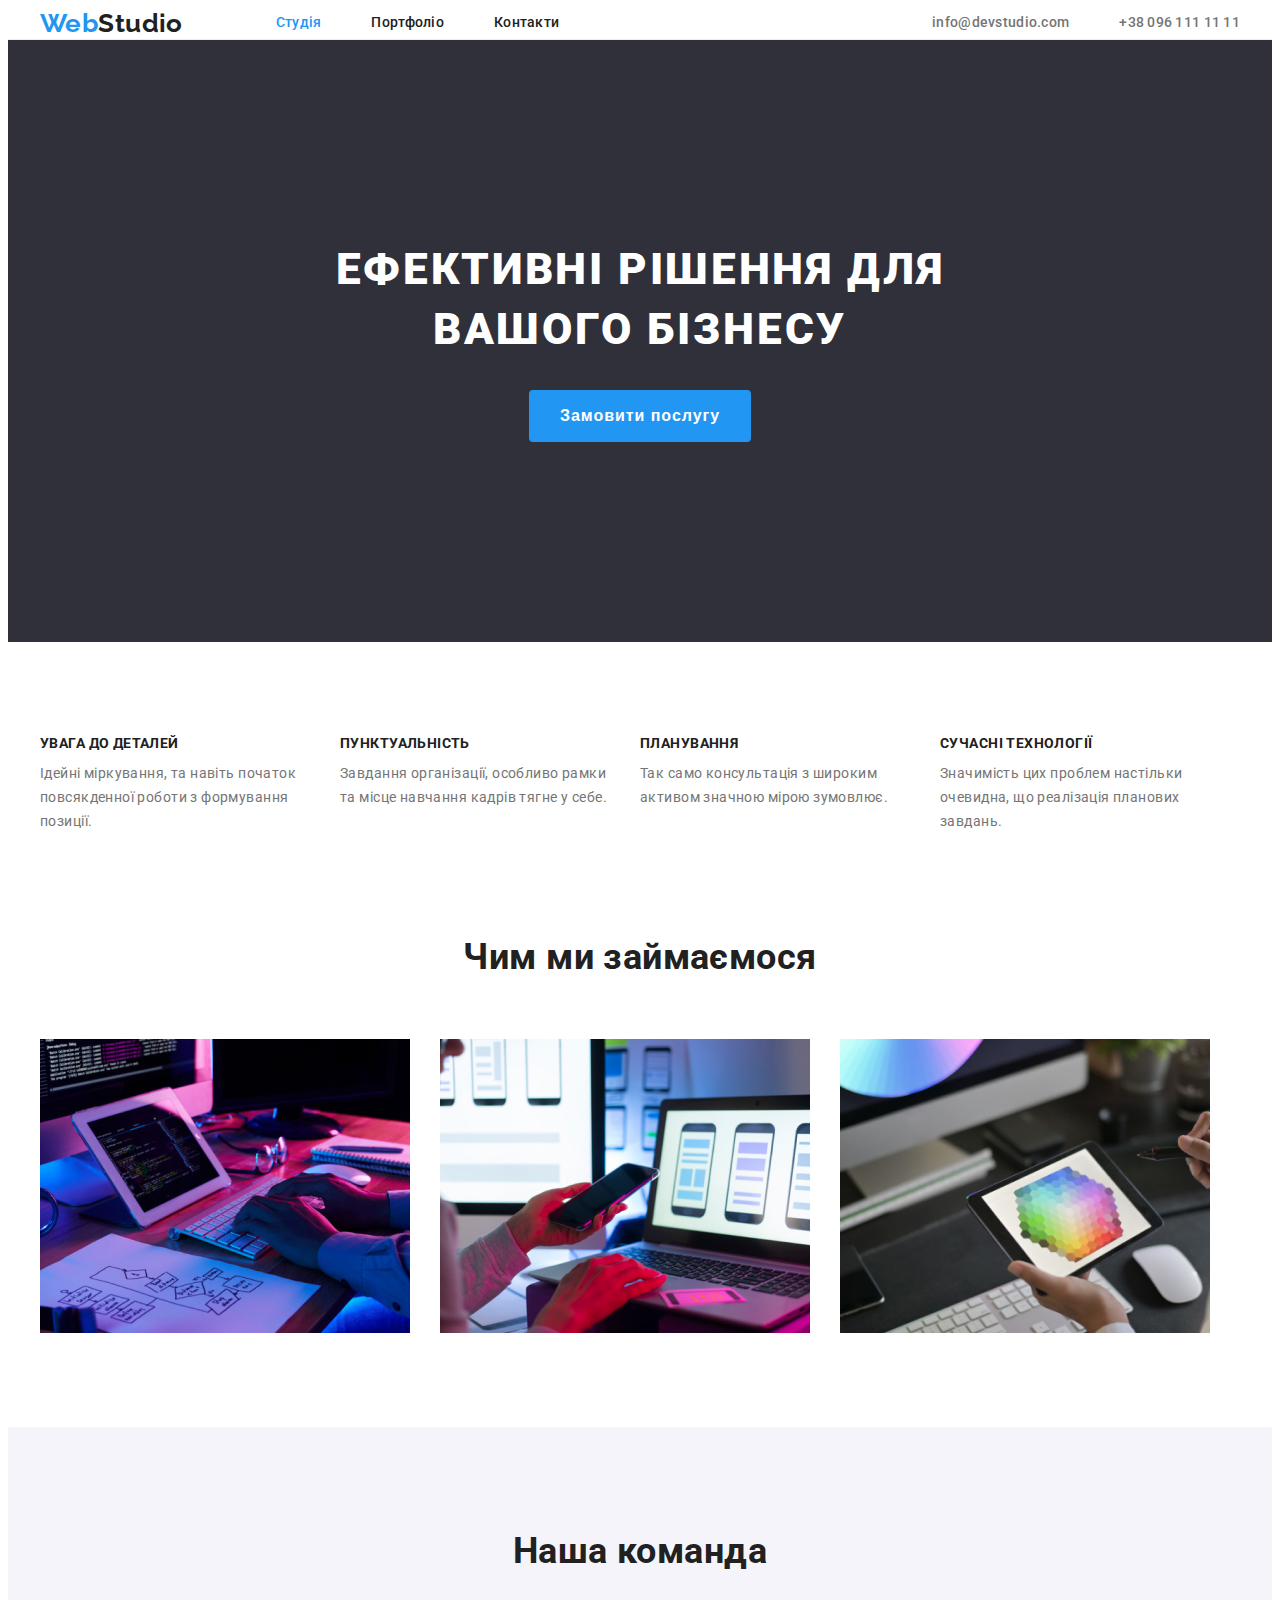
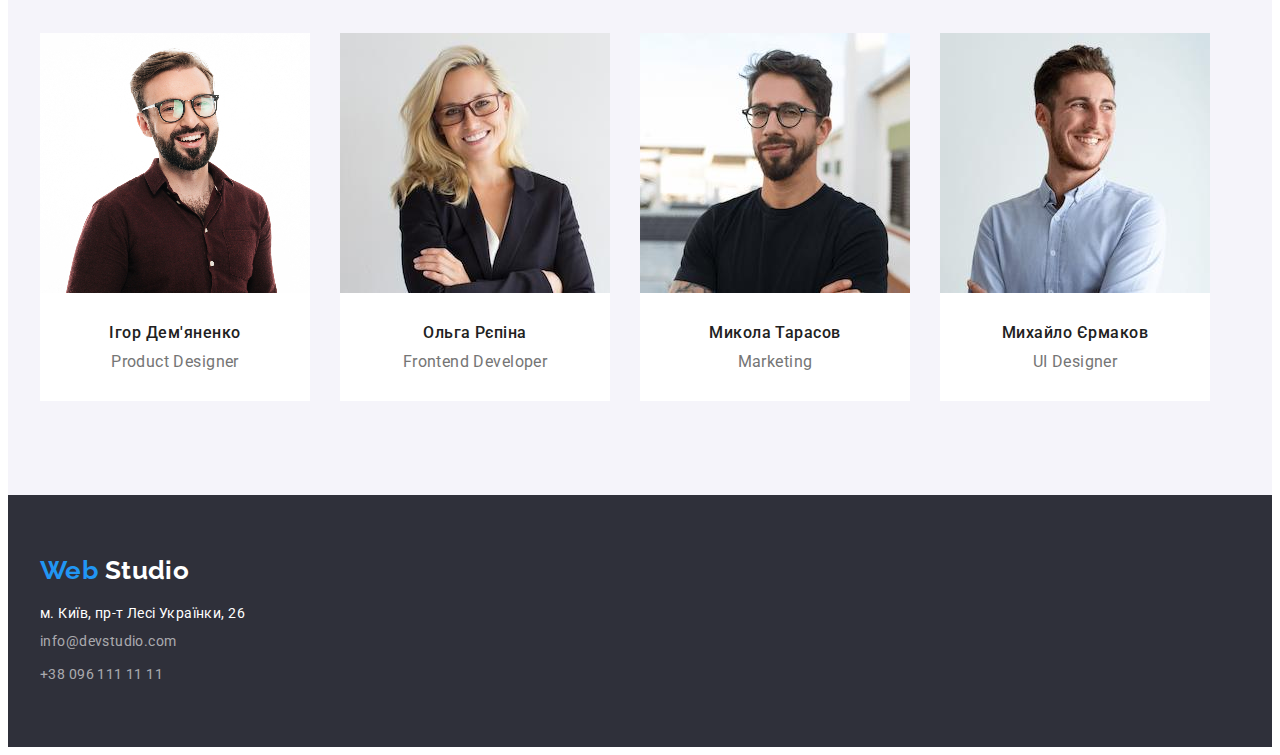
<file: index.html>
<!DOCTYPE html>
<html lang="uk">
  <head>
    <meta charset="UTF-8" />
    <meta http-equiv="X-UA-Compatible" content="IE=edge" />
    <meta name="viewport" content="width=device-width, initial-scale=1.0" />
    <title>Студія</title>
    <link rel="preconnect" href="https://fonts.googleapis.com">
    <link rel="preconnect" href="https://fonts.gstatic.com" crossorigin>
    <link href="https://fonts.googleapis.com/css2?family=Raleway:wght@700&family=Roboto:wght@400;500;700;900&display=swap" rel="stylesheet">
    <link rel="stylesheet" href="https://cdnjs.cloudflare.com/ajax/libs/modern-normalize/1.1.0/modern-normalize.min.css" integrity="sha512-wpPYUAdjBVSE4KJnH1VR1HeZfpl1ub8YT/NKx4PuQ5NmX2tKuGu6U/JRp5y+Y8XG2tV+wKQpNHVUX03MfMFn9Q==" crossorigin="anonymous" referrerpolicy="no-referrer" /> 
    <link rel="stylesheet" href="./css/styles.css">
  </head>
  <body>
    <!--start header-->
    <header class="header">
      <div class="container header-container">
      <nav class="navigation">
        <a class="logo logo-header link" href="./index.html"><span class="logo-primary-half-header">Web</span><span class="logo-secondary-half-header">Studio</span>
        </a>      
        <ul class="menu-nav-list list">
          <li class="menu-nav-item">
            <a class="menu-nav-link current link " href="./index.html">Студія</a>
          </li>
          <li class="menu-nav-item">
            <a class="menu-nav-link link" href="./portfolio.html">Портфоліо</a>
          </li>
          <li class="menu-nav-item">
            <a class="menu-nav-link link" href="">Контакти</a>
          </li>
        </ul>
      </nav>
        <!--start activ contacts-->
        <ul class=" contacts-list list">
          <li class="contacts-item">
            <a class="mail-header link" href="mailto:info@devstudio.com">info@devstudio.com</a></li>
          <li class="contacts-item">
            <a class="phone-namber-header link" href="tel:+380961111111">+38 096 111 11 11</a></li>
        </ul>
      </div>      
      
        <!--end novigation, activ contacts, header-->
       
    </header>
    <main>
        <!--start hero-->        
    <section class="hero">
      <div class="container">
        <h1 class="main-title">Ефективні рішення для вашого бізнесу
        </h1>
        <button class="modal-btn " type="button">Замовити послугу</button>
      </div>        
    </section>
         <!--end hero-->
        <!--start features-->  
    <section class="features">
      <div class="container container-features">
        <h2 class="titel-cat visually-hidden">Особливості</h2>
        <ul class="features-list list">
          <li class="features-item">
            
              <h3 class="features-title">УВАГА ДО ДЕТАЛЕЙ</h3>
              <p class="descr-features">Ідейні міркування, та навіть початок повсякденної роботи з формування позиції.</p> 
           
                       
          </li>
          <li class="features-item">
            
              <h3 class="features-title">ПУНКТУАЛЬНІСТЬ</h3>
              <p class="descr-features">Завдання організації, особливо рамки та місце навчання кадрів тягне у себе.</p>
            
                                  
          </li>
          <li class="features-item">
            
              <h3 class="features-title">ПЛАНУВАННЯ</h3>
              <p class="descr-features">Так само консультація з широким активом значною мірою зумовлює.</p>
            
                                 
          </li>
          <li class="features-item">
            
              <h3 class="features-title">СУЧАСНІ ТЕХНОЛОГІЇ</h3>
              <p class="descr-features">Значимість цих проблем настільки очевидна, що реалізація планових завдань.</p>
            
                                   
          </li>
        </ul>  
      </div>            
    </section>
    <!--end features--> 
    <!--start work--> 
    <section class="work section">
      <div class="container">
        <h2 class="titel-cat">Чим ми займаємося</h2>
        <ul class=" work-list list">
          <li class="work-item">
            <img class="work-item-img" src="./img/img(1).jpg" alt="створення Web-сторінки у VS Code" width="370">
          </li>          
          <li class="work-item">
            <img class="work-item-img" src="./img/img(2).jpg" alt="адаптація Web-сторінки" width="370">
          </li>
          <li class="work-item">
            <img class="work-item-img" src="./img/img(3).jpg" alt="стилізация Web-сторінки у VS Code" width="370">
          </li>
        </ul>
      </div>      
    </section>
     <!--end work-->
     <!--start team-->
    <section class="team section">
      <div class="container">
        <h2 class="titel-cat">Наша команда</h2>
        <ul class="team-list list">          
          <li class="team-item">
            <img class="team-item-img" src="./img/igor.jpg" alt="Ігор Дем'яненко" width="270" height="260">
            <div class="team-content-wrapper">
              <h3 class="name">Ігор Дем'яненко</h3>
              <p class="position">Product Designer</p>
            </div>            
          </li>          
          <li class="team-item">
            <img class="team-item-img" src="./img/olga.jpg" alt="Ольга Рєпіна" width="270" height="260">
            <div class="team-content-wrapper">
              <h3 class="name">Ольга Рєпіна</h3>
              <p class="position">Frontend Developer</p>
            </div>            
          </li>
          <li class="team-item">
            <img class="team-item-img" src="./img/nicholas.jpg" alt="Микола Тарасов" width="270" height="260">
            <div class="team-content-wrapper">
              <h3 class="name">Микола Тарасов</h3>
              <p class="position">Marketing</p>
            </div>            
          </li>
          <li class="team-item">
            <img class="team-item-img" src="./img/mykhailo.jpg" alt="Михайло Єрмаков" width="270" height="260">
            <div class="team-content-wrapper">
              <h3 class="name">Михайло Єрмаков</h3>
              <p class="position">UI Designer</p>
            </div>            
            
          </li>                
        </ul>
      </div>      
    </section>
    <!--end team-->
     <!--start footer-->
    </main>
    <footer class="footer">
      <div class="container footer-container">
        <p class="logo logo-footer-link">
          <span class="logo-primary-half-footer">Web</span>
          <span class="logo-secondary-half-footer">Studio</span>
        </p>
        <address class="address">          
          <ul class="address-list list">
            <li class="address-item">
              <p class="address-post">м. Київ, пр-т Лесі Українки, 26</p>
            </li>
            <li class="address-item">
              <a class="mail-footer link" href="mailto:info@devstudio.com">info@devstudio.com</a>
            </li>
            <li class="address-item">
              <a class="phone-namber-footer link" href="tel:+380961111111">+38 096 111 11 11</a>
            </li>
          </ul>
        </address>
      </div>      
    </footer>
      <!--end footer-->
  </body>
</html>
</file>
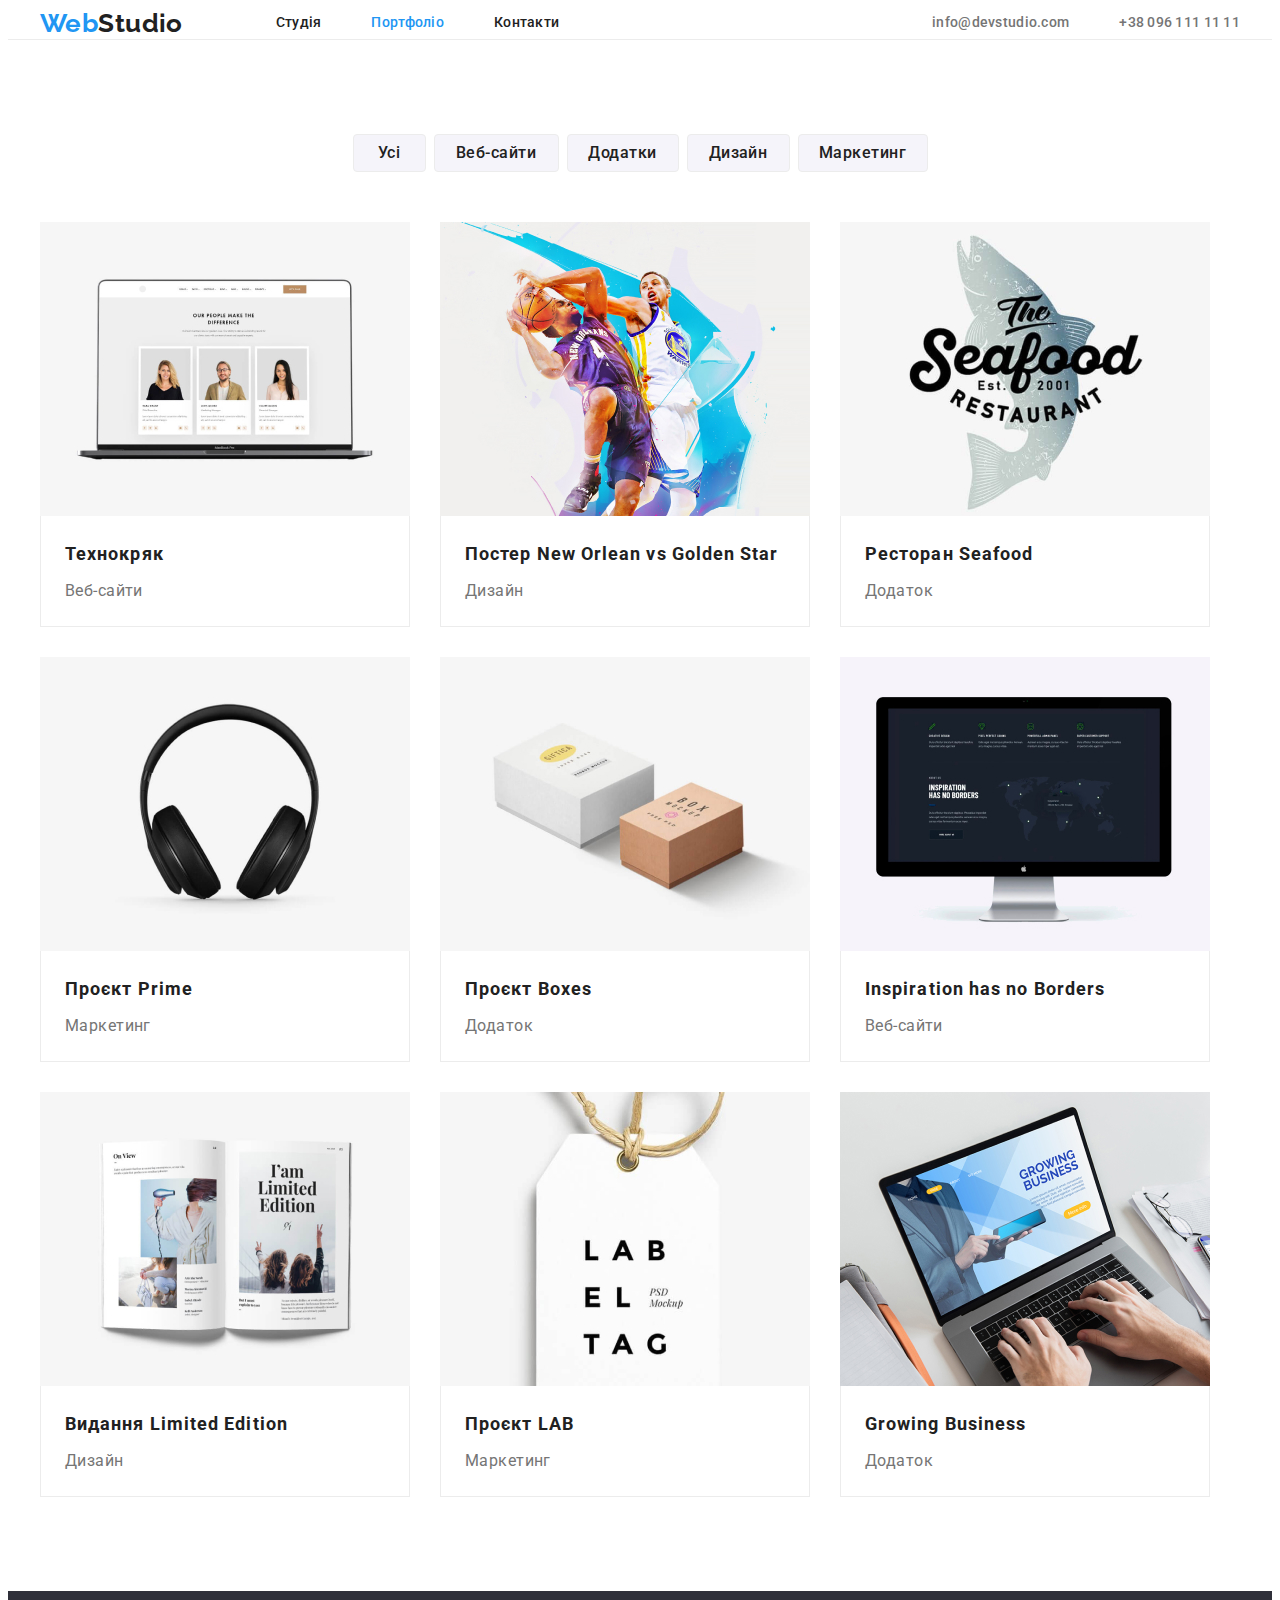
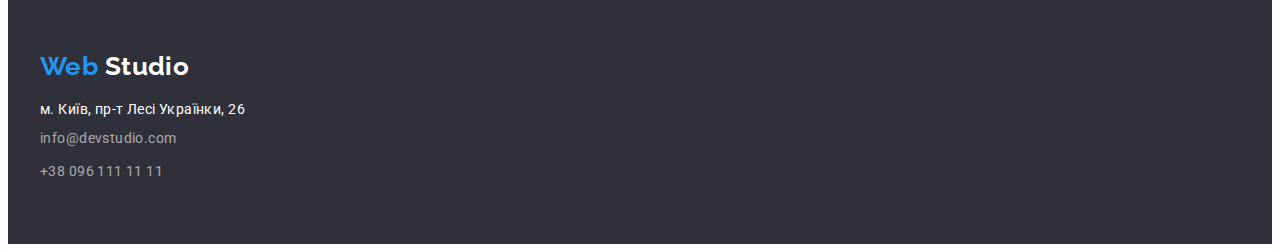
<file: portfolio.html>
<!DOCTYPE html>
<html lang="uk">
  <head>
    <meta charset="UTF-8" />
    <meta http-equiv="X-UA-Compatible" content="IE=edge" />
    <meta name="viewport" content="width=device-width, initial-scale=1.0" />
    <title>Портфоліо</title>
    <link rel="preconnect" href="https://fonts.googleapis.com" />
    <link rel="preconnect" href="https://fonts.gstatic.com" crossorigin />
    <link
      href="https://fonts.googleapis.com/css2?family=Raleway:wght@700&family=Roboto:wght@400;500;700;900&display=swap"
      rel="stylesheet"
    />
    <link
      rel="stylesheet"
      href="https://cdnjs.cloudflare.com/ajax/libs/modern-normalize/1.1.0/modern-normalize.min.css"
      integrity="sha512-wpPYUAdjBVSE4KJnH1VR1HeZfpl1ub8YT/NKx4PuQ5NmX2tKuGu6U/JRp5y+Y8XG2tV+wKQpNHVUX03MfMFn9Q=="
      crossorigin="anonymous"
      referrerpolicy="no-referrer"
    />
    <link rel="stylesheet" href="./css/styles.css" />
  </head>
  <body>
    <!--  start header-->
    <header class="header">
      <div class="container header-container">
      <nav class="navigation">
        <a class="logo logo-header link" href="./index.html"><span class="logo-primary-half-header">Web</span><span class="logo-secondary-half-header">Studio</span>
        </a>      
        <ul class="menu-nav-list list">
          <li class="menu-nav-item">
            <a class="menu-nav-link  link " href="./index.html">Студія</a>
          </li>
          <li class="menu-nav-item">
            <a class="menu-nav-link current link" href="./portfolio.html">Портфоліо</a>
          </li>
          <li class="menu-nav-item">
            <a class="menu-nav-link link" href="">Контакти</a>
          </li>
        </ul>
      </nav>
        <!--start activ contacts-->
        <ul class=" contacts-list list">
          <li class="contacts-item">
            <a class="mail-header link" href="mailto:info@devstudio.com">info@devstudio.com</a></li>
          <li class="contacts-item">
            <a class="phone-namber-header link" href="tel:+380961111111">+38 096 111 11 11</a></li>
        </ul>
      </div>      
      
        <!--end novigation, activ contacts, header-->
       
    </header>
    <!--end header-->
    <main>
      <!--start portfolio-->
      <section class="portfolio section">
        <div class="container portfolio-container">
          <h1 class="titel-cat visually-hidden">Наші проекти</h1>
          <ul class="filters-portfolio-list list">
            <li class="filters-portfolio-item">
              <button class="filters-btn filters-btn-all" type="button">Усі</button>
            </li>
            <li class="filters-portfolio-item">
              <button class="filters-btn filters-btn-web" type="button">Веб-сайти</button>
            </li>
            <li class="filters-portfolio-item">
              <button class="filters-btn filters-btn-add" type="button">Додатки</button>
            </li>
            <li class="filters-portfolio-item">
              <button class="filters-btn filters-btn-diz" type="button">Дизайн</button>
            </li>
            <li class="filters-portfolio-item">
              <button class="filters-btn filters-btn-mrcet" type="button">Маркетинг</button>
            </li>
          </ul>
          <ul class="projects-portfolio-list list">
            <li class="projects-item">
              <a class="project-item-link-link">
              </a>
              <img
                  class="projects-item-img"
                  src="./img/img(4).jpg"
                  alt="фото співробітників"
                  width="370"
                  height="294"
              />
              <div class="projects-item-content">
                <h2 class="projects-item-titel">Технокряк</h2>
                <p class="projects-direction">Веб-сайти</p>
              </div>                            
            </li>                    
            <li class="projects-item">
              <a class="project-item-link-link">
              </a>
              <img
                  class="projects-item-img"
                  src="./img/img(5).jpg"
                  alt="фото співробітників"
                  width="370"
                  height="294"
              />
              <div class="projects-item-content">
                <h2 class="projects-item-titel">Постер New Orlean vs Golden Star</h2>
                <p class="projects-direction">Дизайн</p>
              </div>              
            </li>        
            <li class="projects-item">
              <a class="project-item-link-link">
              </a>
              <img
                  class="projects-item-img"
                  src="./img/img(6).jpg"
                  alt="фото співробітників"
                  width="370"
                  height="294"
              />
              <div class="projects-item-content">
                <h2 class="projects-item-titel">Ресторан Seafood</h2>
                <p class="projects-direction">Додаток</p>
              </div>              
            </li>         
            <li class="projects-item">
              <a class="project-item-link-link">
              </a>
              <img
                  class="projects-item-img"
                  src="./img/img(7).jpg"
                  alt="фото співробітників"
                  width="370"
                  height="294"
              />
              <div class="projects-item-content">
                <h2 class="projects-item-titel">Проєкт Prime</h2>
                <p class="projects-direction">Маркетинг</p>
              </div>              
            </li>          
            <li class="projects-item">
              <a class="project-item-link-link">
              </a>
              <img
                  class="projects-item-img"
                  src="./img/img(8).jpg"
                  alt="фото співробітників"
                  width="370"
                  height="294"
              />
              <div class="projects-item-content">
                <h2 class="projects-item-titel">Проєкт Boxes</h2>
                <p class="projects-direction">Додаток</p>
              </div>                        
            </li>          
            <li class="projects-item">
              <a class="project-item-link-link">
              </a>
              <img
                  class="projects-item-img"
                  src="./img/img(9).jpg"
                  alt="фото співробітників"
                  width="370"
                  height="294"
              />
              <div class="projects-item-content">
                <h2 class="projects-item-titel">Inspiration has no Borders</h2>
                <p class="projects-direction">Веб-сайти</p>
               </div>                           
            </li>          
            <li class="projects-item">
              <a class="project-item-link-link">
              </a>
              <img
                  class="projects-item-img"
                  src="./img/img(10).jpg"
                  alt="фото співробітників"
                  width="370"
                  height="294"
              />
              <div class="projects-item-content">
                <h2 class="projects-item-titel">Видання Limited Edition</h2>
                <p class="projects-direction">Дизайн</p>
              </div>              
            </li>          
            <li class="projects-item">
              <a class="project-item-link-link">
              </a>
              <img
                  class="projects-item-img"
                  src="./img/img(11).jpg"
                  alt="фото співробітників"
                  width="370"
                  height="294"
              />
              <div class="projects-item-content">
                <h2 class="projects-item-titel">Проєкт LAB</h2>
                <p class="projects-direction">Маркетинг</p>
              </div>                        
            </li>          
            <li class="projects-item">
              <a class="project-item-link-link">
              </a>
              <img
                  class="projects-item-img"
                  src="./img/img(12).jpg"
                  alt="фото співробітників"
                  width="370"
                  height="294"
              />
              <div class="projects-item-content">
                <h2 class="projects-item-titel">Growing Business</h2>
                <p class="projects-direction">Додаток</p>
              </div>                        
            </li>
          </ul>
        </div>
      </section>
      <!--end portfolio-->
    </main>
    <!--start footer-->
    <footer class="footer">
      <div class="container footer-container">
        <p class="logo logo-footer-link">
          <span class="logo-primary-half-footer">Web</span>
          <span class="logo-secondary-half-footer">Studio</span>
        </p>
        <address class="address">          
          <ul class="address-list list">
            <li class="address-item">
              <p class="address-post">м. Київ, пр-т Лесі Українки, 26</p>
            </li>
            <li class="address-item">
              <a class="mail-footer link" href="mailto:info@devstudio.com">info@devstudio.com</a>
            </li>
            <li class="address-item">
              <a class="phone-namber-footer link" href="tel:+380961111111">+38 096 111 11 11</a>
            </li>
          </ul>
        </address>
      </div>      
    </footer>
    <!--end footer-->
  </body>
</html>
</file>
<file: css/styles.css>
:root {
  --accent-color: #2196f3;
  --primary-font-family: "Roboto", sans-serif;
  --secondary-font-family: "Raleway", sans-serif;
  --primary-text-color-theme-dark: #ffffff;
  --secondary-text-color-theme-dark: rgba(255, 255, 255, 0.6);
  --primary-text-color-theme-light: #212121;
  --secondary-text-color-theme-light: #757575;
  --primary-font-weight: 500;
  --secondary-font-weight: 700;
  --primary-line-height: 1.14;
  --secondary-line-height: 1.71;
  --primary-background-color: white;
  --secondary-background-color: #2f303a;
  --tertiary-background-color: #f5f4fa;
  --primary-font-size: 14px;
  --secondary-font-size: 16px;
  --primary-letter-spacing: 0.03em;
  --secondary-letter-spacing: 0.06em;
}
body {
  font-family: var(--primary-font-family);
  font-size: var(--primary-font-size);
  line-height: var(--primary-line-height);
  letter-spacing: var(--primary-letter-spacing);
  color: var(--primary-text-color-theme-light);
  background-color: var(--primary-background-color);
}
h1,
h2,
h3 {
  margin-top: 0;
  margin-bottom: 0;
}
ul,
ol {
  margin-top: 0;
  margin-bottom: 0;
  padding-left: 0;
}
img {
  display: block;
  margin: 0px;
}
.container {
  width: 1200px;
  margin: 0px auto;
  padding: 0px 15px;
}
.list {
  list-style: none;
}
.link {
  text-decoration: none;
}

/* ====== start components ====== */
.logo {
  font-family: var(--secondary-font-family);
  font-weight: var(--secondary-font-weight);
  font-size: 26px;
  line-height: 1.19;
  color: var(--accent-color);
}
.titel-cat {
  display: flex;
  justify-content: center;
  margin-bottom: 50px;

  font-weight: var(--secondary-font-weight);
  font-size: 36px;
  line-height: var(--secondary-line-height);
}
.section {
  padding-top: 94px;
  padding-bottom: 94px;
}

/* ====== end components ====== */
/* ====== start header ======= */
.header {
  padding-top: 24px 0px;
  border-bottom: 1px solid #ececec;
}
.header-container {
  display: flex;
  align-items: center;
}
.navigation {
  display: flex;
  align-items: center;
}
.logo-header {
  margin-right: 93px;
}
.logo-secondary-half-header {
  color: var(--primary-text-color-theme-light);
}
.menu-nav-list {
  display: flex;
  align-items: center;
}
.menu-nav-item:not(:last-child) {
  margin-right: 50px;
}
.menu-nav-link {
  font-weight: var(--primary-font-weight);
  font-size: var(--primary-font-size);
  line-height: var(--primary-line-height);
  letter-spacing: 0.02em;
  color: var(--primary-text-color-theme-light);
}
.current,
.menu-nav-link:hover,
.menu-nav-link:focus {
  color: var(--accent-color);
}
.contacts-list {
  display: flex;
  align-items: center;
}
.contacts-list {
  margin-left: auto;
}
.mail-header {
  margin-right: 50px;
}
.mail-header,
.phone-namber-header {
  font-weight: var(--primary-font-weight);
  line-height: var(--primary-line-height);
  letter-spacing: 0.02em;
  color: var(--secondary-text-color-theme-light);
}

.mail-header:hover,
.mail-header:focus {
  color: var(--accent-color);
}

/* ====== end header ====== */
/* ====== start page Студія ====== */
/* ====== start hero ====== */
.hero {
  padding: 200px 0px;
  margin: 0px auto;
  text-align: center;

  background-color: var(--secondary-background-color);
}
.main-title {
  display: block;
  width: 696px;
  margin: 0px auto 30px;

  font-family: var(--primary-font-family);
  font-style: normal;
  font-weight: 900;
  font-size: 44px;
  line-height: 1.36;
  letter-spacing: var(--secondary-letter-spacing);
  text-transform: uppercase;

  color: var(--primary-text-color-theme-dark);
}
.modal-btn {
  display: inline-block;
  text-align: center;
  min-width: 216px;
  padding: 10px 30px;
  border: 1px solid transparent;
  border-radius: 4px;

  font-weight: var(--secondary-font-weight);
  font-style: normal;
  font-size: var(--secondary-font-size);
  line-height: 1.88;
  letter-spacing: var(--secondary-letter-spacing);

  cursor: pointer;
  color: var(--primary-text-color-theme-dark);
  background-color: var(--accent-color);
}

/* ====== end hero ====== */
/* ====== start features ====== */

.features {
  padding-top: 94px;
}

.features-list {
  display: flex;
  flex-wrap: wrap;
}
.features-item {
  width: 270px;
}
.features-item:not(:nth-child(4n)) {
  margin-right: 30px;
}
.features-item:not(:nth-last-child(-n + 4)) {
  margin-bottom: 30px;
}
.features-title {
  margin-bottom: 10px;

  font-family: var(--primary-font-family);
  font-style: normal;
  font-weight: var(--secondary-font-weight);
  font-size: var(--primary-line-height);
  line-height: 1.14;
  letter-spacing: var(--primary-letter-spacing);
  text-transform: uppercase;

  color: var(--primary-text-color-theme-light);
}

.descr-features {
  margin: 0px;

  line-height: var(--secondary-line-height);

  color: var(--secondary-text-color-theme-light);
}

/* ====== end features ====== */
/* ======start work ====== */
.work-list {
  display: flex;
  flex-wrap: wrap;
}
.work-item {
  flex-basis: calc((100% - 90px) / 3);
}
.work-item:not(:nth-child(3n)) {
  margin-right: 30px;
}
.work-item:not(:nth-last-child(-n + 3)) {
  margin-bottom: 30px;
}

/* ====== end work ====== */

/* ====== start team ====== */
.team {
  font-weight: var(--primary-font-weight);
  font-size: var(--secondary-font-size);
  line-height: 1.19;
  background-color: var(--tertiary-background-color);
}

.team-list {
  display: flex;
  flex-wrap: wrap;
}
.team-item {
  text-align: center;
  flex-basis: calc((100% - (4 * 30px)) / 4);
  background-color: #ffffff;
}
.team-item:not(:nth-child(4n)) {
  margin-right: 30px;
}
.team-item:not(:nth-last-child(-n + 4)) {
  margin-bottom: 30px;
}
.team-content-wrapper {
  padding: 30px 0px;
}
.name {
  margin-bottom: 10px;

  font-family: var(--primary-font-family);
  font-style: normal;
  font-weight: var(--primary-font-weight);
  font-size: var(--secondary-font-size);
  line-height: 1.19;
  letter-spacing: var(--primary-letter-spacing);

  color: var(--primary-text-color-theme-light);
}

.position {
  margin: 0px;

  font-weight: normal;

  color: var(--secondary-text-color-theme-light);
}
/* ====== end team ====== */
/* ====== start footer ====== */
.footer {
  padding-top: 60px;
  padding-bottom: 60px;

  background-color: var(--secondary-background-color);
}
.footer-container {
  display: block;
  min-width: 241px;
}
.logo-footer-link {
  margin-top: 0px;
  margin-bottom: 20px;
}
.logo-secondary-half-footer {
  color: var(--primary-text-color-theme-dark);
}
.address {
  font-style: normal;
}
.address-item:not(:last-child) {
  margin-bottom: 9px;

  color: var(--primary-text-color-theme-dark);
}
.address-post {
  margin-top: 0px;
  margin-bottom: 0px;
}

.mail-footer,
.phone-namber-footer {
  font-size: var(--primary-font-size);
  line-height: var(--secondary-line-height);
  letter-spacing: var(--primary-letter-spacing);

  color: var(--secondary-text-color-theme-dark);
}

/* ====== end footer ====== */
/* ====== end page Студія ====== */
/* ====== start page Портфоліо ====== */

.visually-hidden {
  position: absolute;
  width: 1px;
  height: 1px;
  margin: -1px;
  padding: 0;
  overflow: hidden;
  border: 0;
  clip: rect(0 0 0 0);
 } 
.filters-portfolio-list {
  display: flex;
  justify-content: center;
  margin-bottom: 50px;
}
.filters-portfolio-item:not(:last-child) {
  margin-right: 8px;
}

.filters-btn {
  display: inline-block;
  min-height: 38px;
  text-align: center;
  font-family: var(--primary-font-family);
  font-style: normal;
  font-weight: var(--primary-font-weight);
  font-size: var(--secondary-font-size);
  line-height: 1.63;
  letter-spacing: var(--primary-letter-spacing);
  cursor: pointer;

  border: 1px solid #ececec;
  border-radius: 4px;
  color: var(--primary-text-color-theme-light);
  background: var(--tertiary-background-color);
}
.filters-btn:hover,
.filters-btn:focus {
  color: var(--primary-text-color-theme-dark);
  background: var(--accent-color);
}
.filters-btn-all {
  min-width: 73px;
}
.filters-btn-web {
  min-width: 125px;
}
.filters-btn-add {
  min-width: 112px;
}
.filters-btn-diz {
  min-width: 103px;
}
.filters-btn-mrcet {
  min-width: 130px;
}
.projects-portfolio-list {
  display: flex;
  flex-wrap: wrap;
}
.projects-item {
  flex-basis: calc((100% - (3 * 30px)) / 3);
  background: var(--primary-text-color-theme-dark);
}
.projects-item-content {
  padding: 20px 24px;
  border-left: 1px solid #ececec;
  border-right: 1px solid #ececec;
  border-bottom: 1px solid #ececec;
}
.projects-item:not(:nth-child(3n)) {
  margin-right: 30px;
}
.projects-item:not(:nth-last-child(-n + 3)) {
  margin-bottom: 30px;
}
.projects-item-titel {
  margin-bottom: 4px;
  font-family: var(--primary-font-family);
  font-style: normal;
  font-weight: var(--secondary-font-weight);
  font-size: 18px;
  line-height: 2;
  letter-spacing: var(--secondary-letter-spacing);

  color: var(--primary-text-color-theme-light);
}
.projects-direction {
  margin: 0px;
  font-size: var(--secondary-font-size);
  line-height: 1.88;

  color: var(--secondary-text-color-theme-light);
}
</file>
